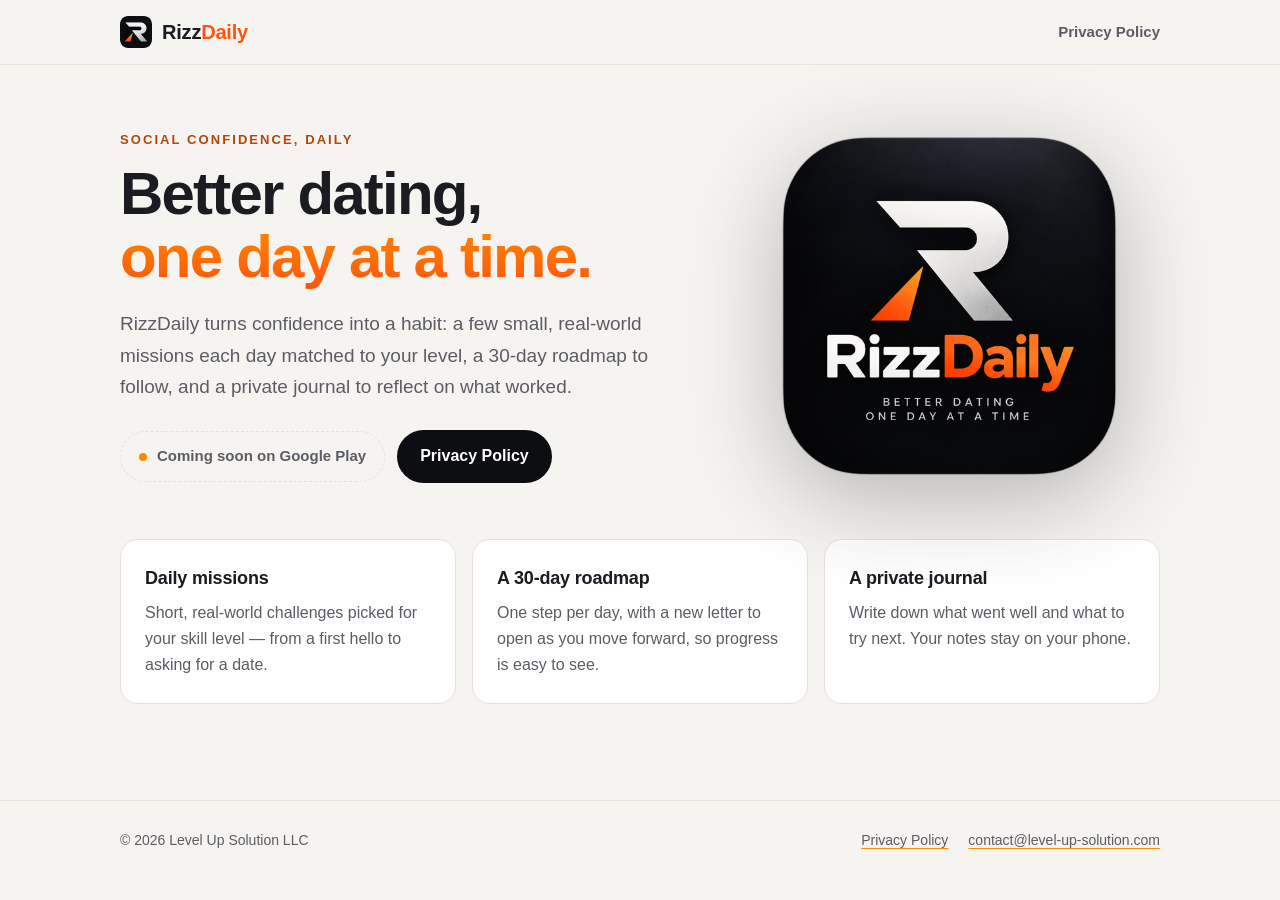
<file: index.html>
<!doctype html>
<html lang="en">
<head>
  <meta charset="utf-8">
  <meta name="viewport" content="width=device-width, initial-scale=1">
  <title>RizzDaily — Better dating, one day at a time</title>
  <meta name="description" content="RizzDaily turns social confidence into a daily habit: small real-world missions, a 30-day roadmap, and a private journal.">
  <meta name="theme-color" content="#0d0e12">
  <link rel="icon" type="image/png" sizes="32x32" href="assets/img/favicon-32.png">
  <link rel="apple-touch-icon" href="assets/img/apple-touch-icon.png">
  <meta property="og:title" content="RizzDaily">
  <meta property="og:description" content="Better dating, one day at a time.">
  <meta property="og:image" content="https://rizzdaily.com/assets/img/rizzdaily-logo.png">
  <meta property="og:url" content="https://rizzdaily.com/">
  <link rel="stylesheet" href="assets/css/styles.css">
</head>
<body>
  <header class="site-header">
    <div class="wrap">
      <a class="brand" href="/" aria-label="RizzDaily home">
        <img src="assets/img/rizzdaily-mark-512.png" alt="" width="32" height="32">
        <span>Rizz<span class="daily">Daily</span></span>
      </a>
      <nav class="site-nav" aria-label="Main">
        <a href="/privacy-policy">Privacy Policy</a>
      </nav>
    </div>
  </header>

  <main>
    <section class="hero">
      <div class="wrap">
        <div>
          <p class="eyebrow">Social confidence, daily</p>
          <h1>Better dating, <span class="accent">one day at a time.</span></h1>
          <p class="lead">RizzDaily turns confidence into a habit: a few small, real-world missions each day
            matched to your level, a 30-day roadmap to follow, and a private journal to reflect on what worked.</p>
          <div class="actions">
            <span class="soon"><span class="dot" aria-hidden="true"></span>Coming soon on Google Play</span>
            <a class="button secondary" href="/privacy-policy">Privacy Policy</a>
          </div>
        </div>
        <img class="app-icon" src="assets/img/rizzdaily-logo.png" alt="RizzDaily logo" width="512" height="512">
      </div>
    </section>

    <section class="features" aria-label="What RizzDaily does">
      <div class="wrap">
        <article class="feature">
          <h2>Daily missions</h2>
          <p>Short, real-world challenges picked for your skill level — from a first hello to asking for a date.</p>
        </article>
        <article class="feature">
          <h2>A 30-day roadmap</h2>
          <p>One step per day, with a new letter to open as you move forward, so progress is easy to see.</p>
        </article>
        <article class="feature">
          <h2>A private journal</h2>
          <p>Write down what went well and what to try next. Your notes stay on your phone.</p>
        </article>
      </div>
    </section>
  </main>

  <footer class="site-footer">
    <div class="wrap">
      <span>&copy; 2026 Level Up Solution LLC</span>
      <nav aria-label="Footer">
        <a href="/privacy-policy">Privacy Policy</a>
        <a href="mailto:contact@level-up-solution.com">contact@level-up-solution.com</a>
      </nav>
    </div>
  </footer>
</body>
</html>
</file>
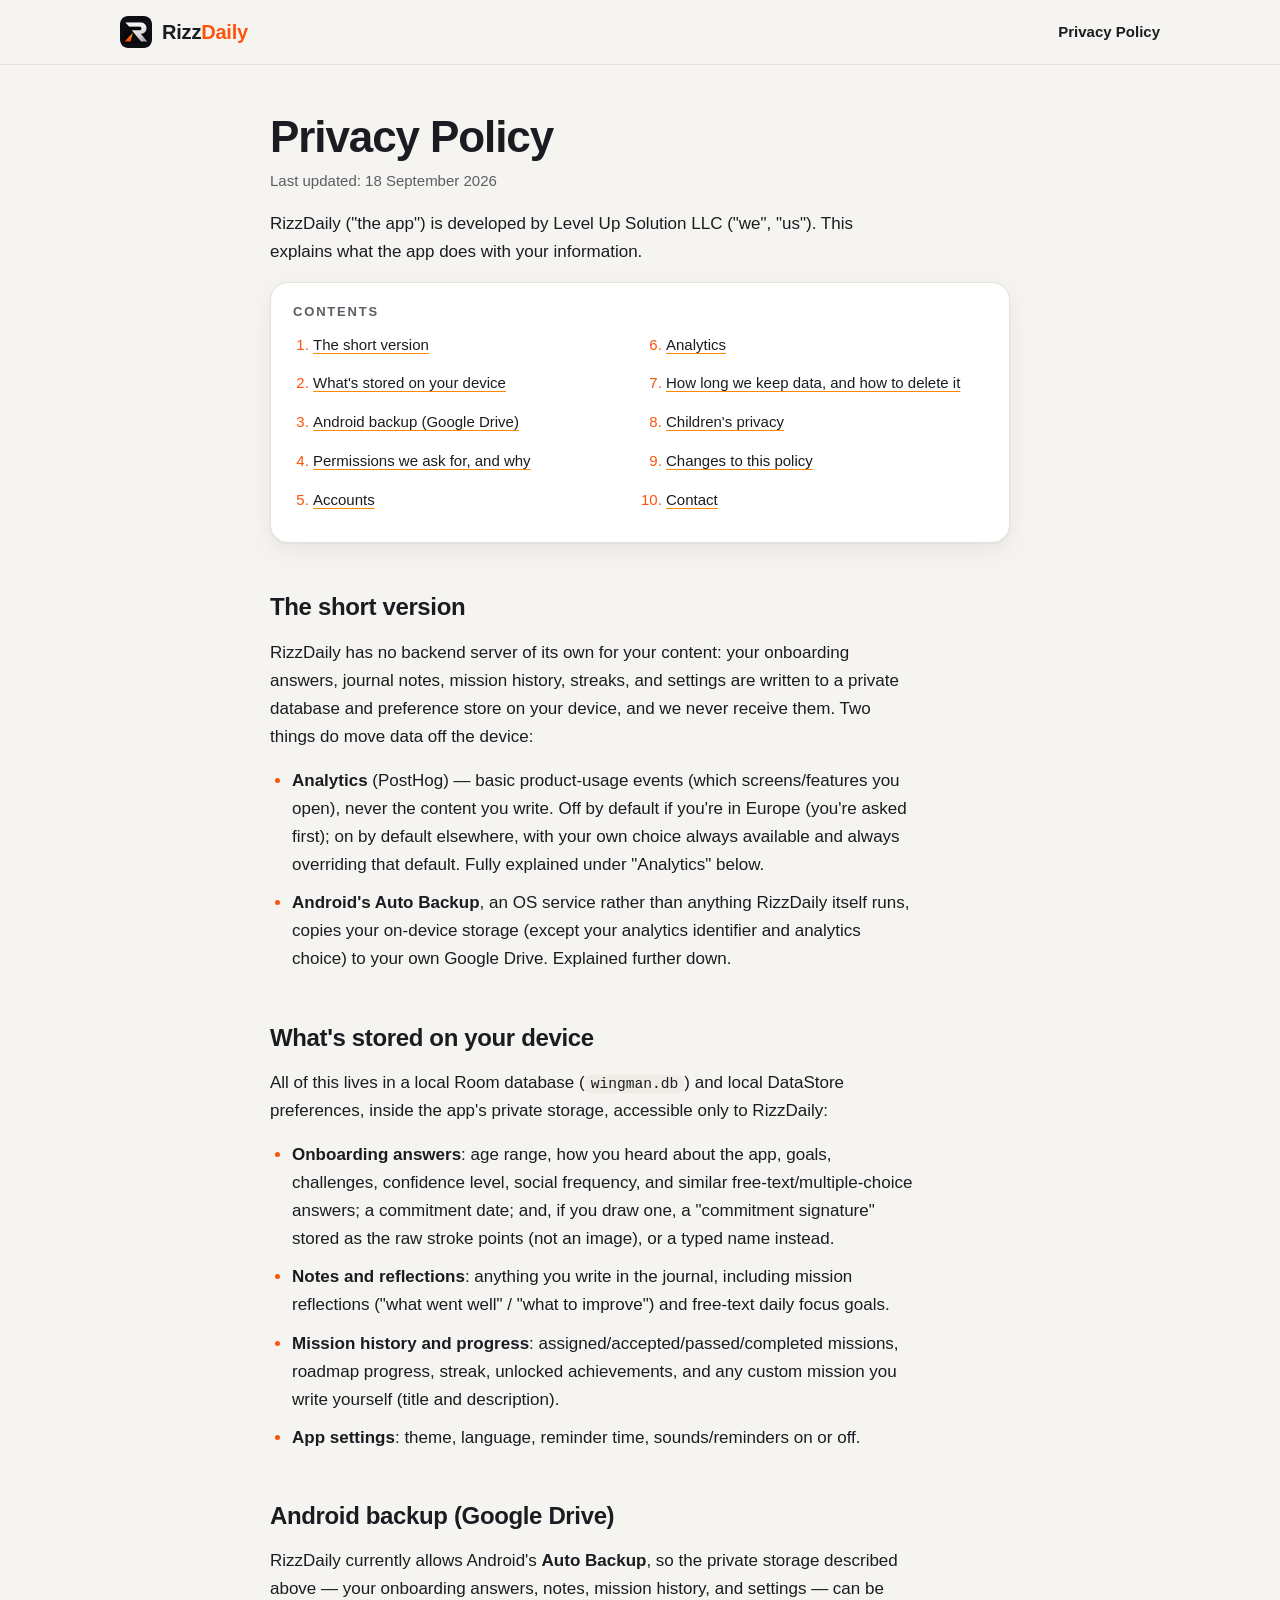
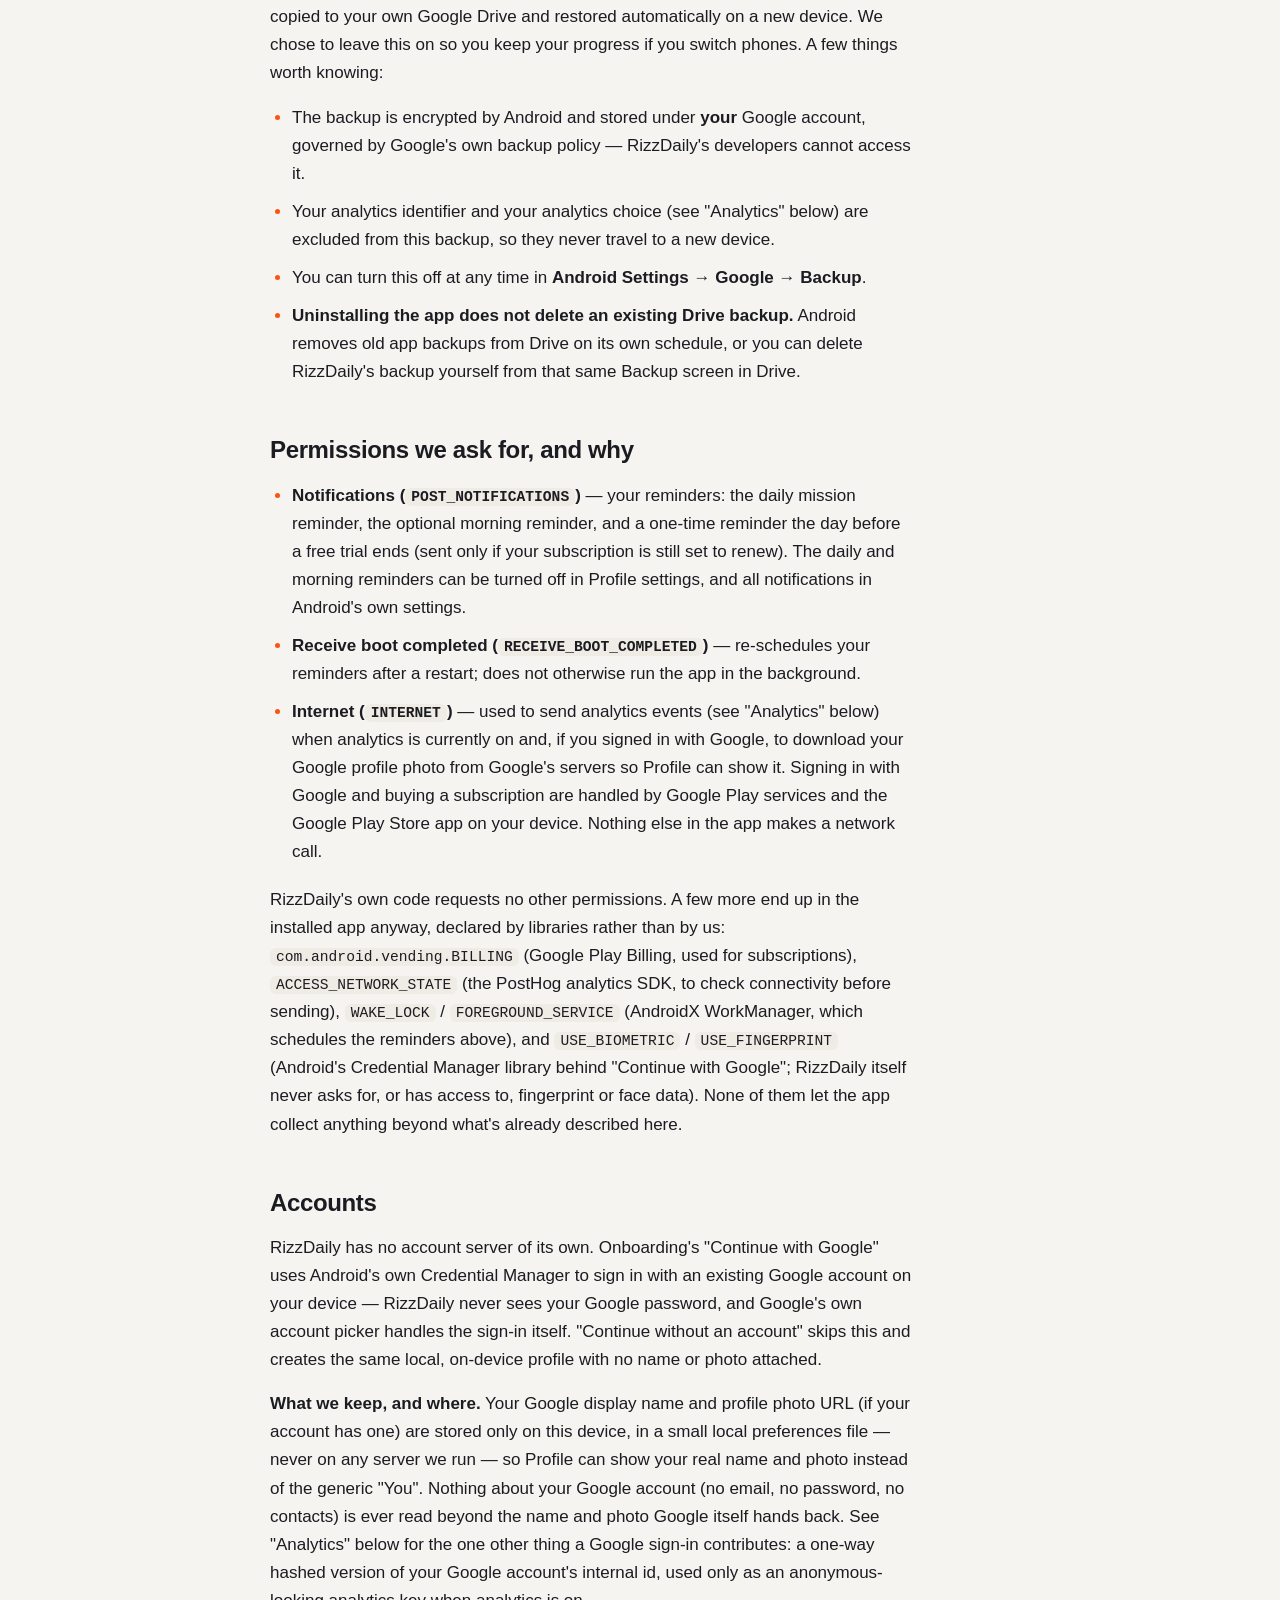
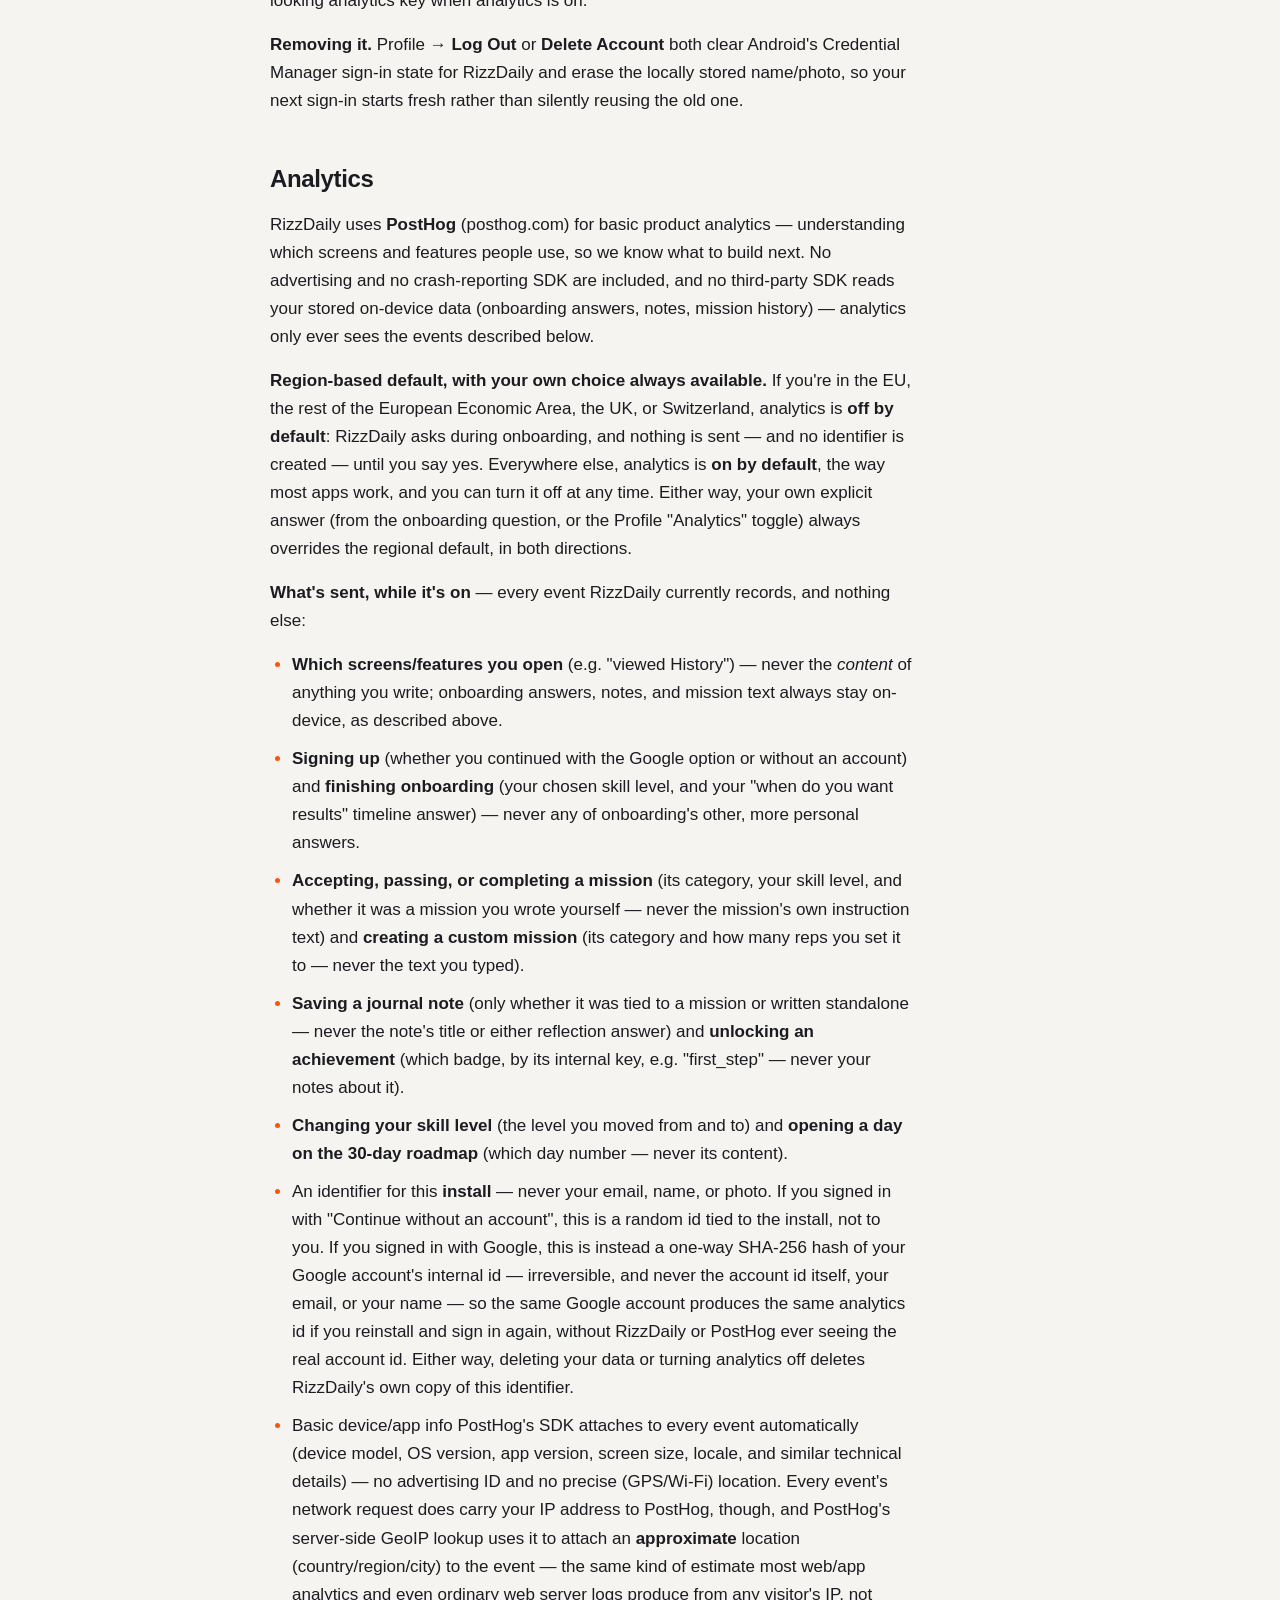
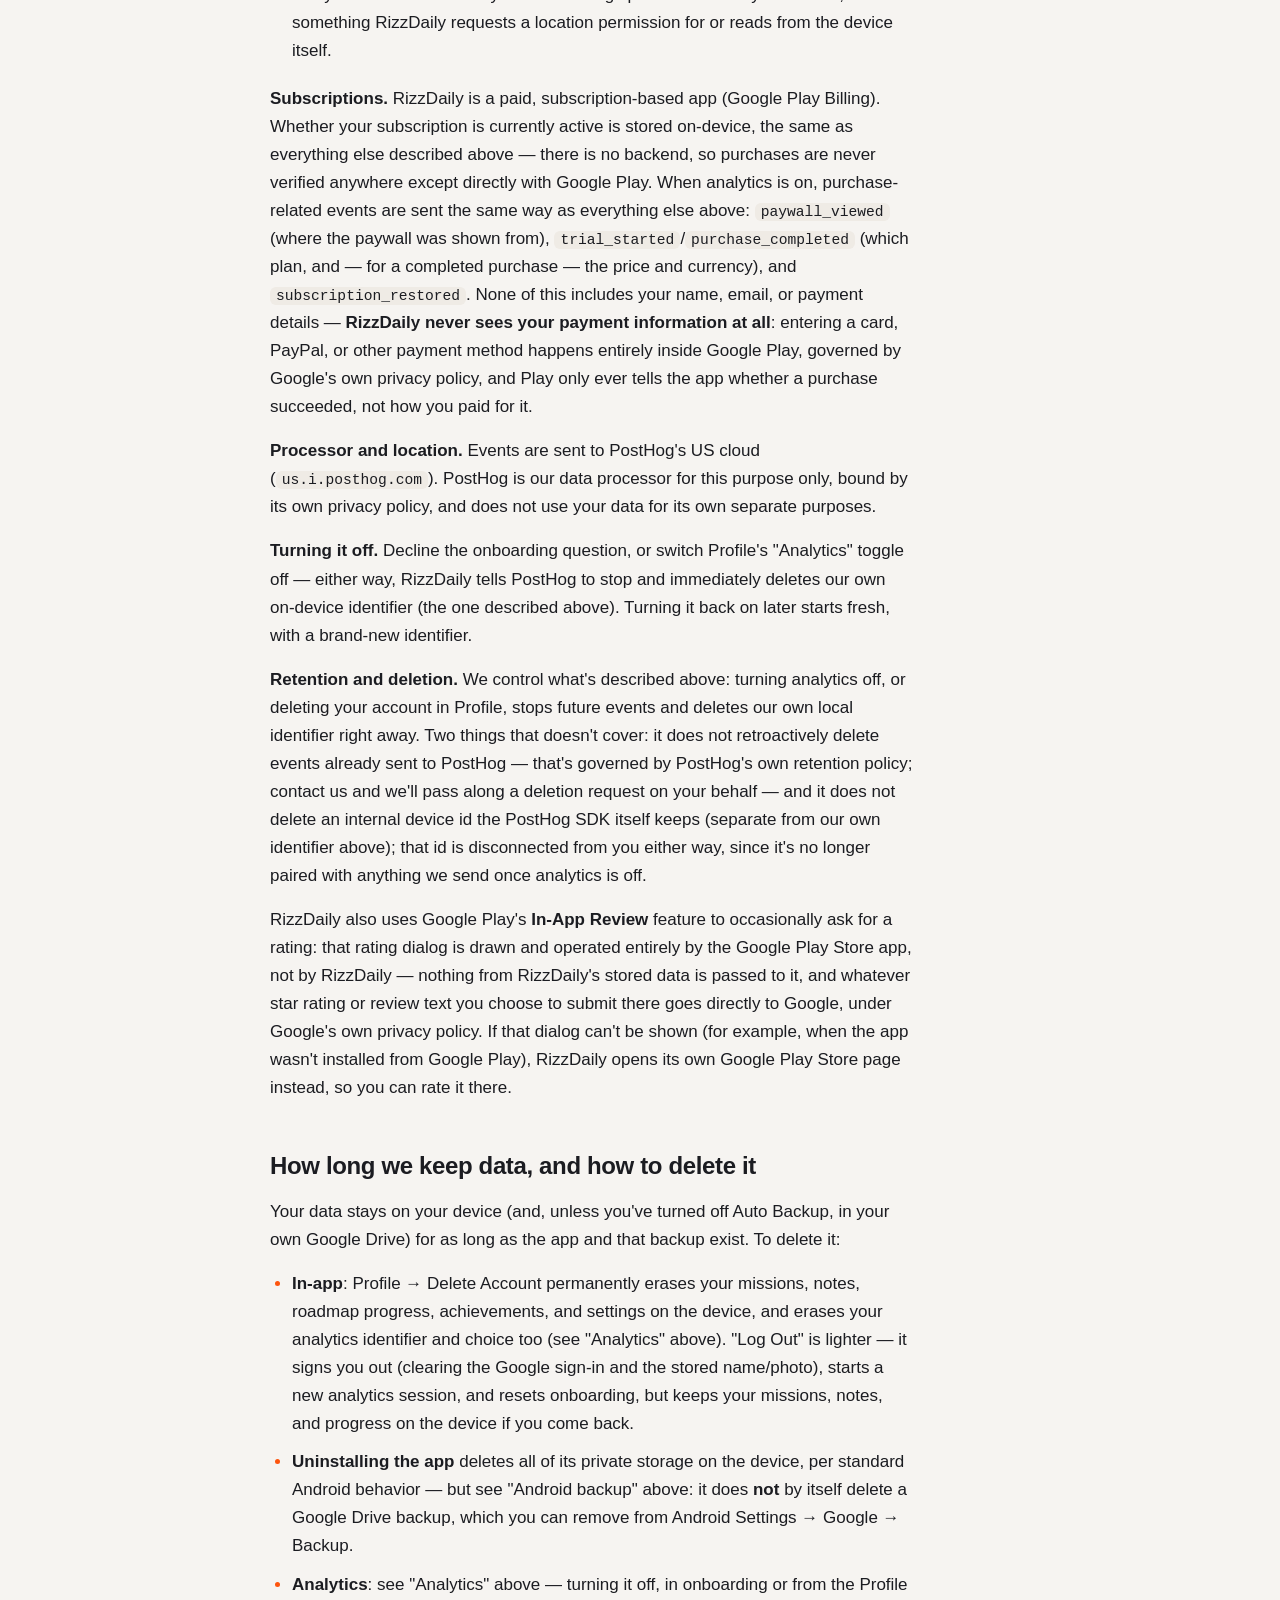
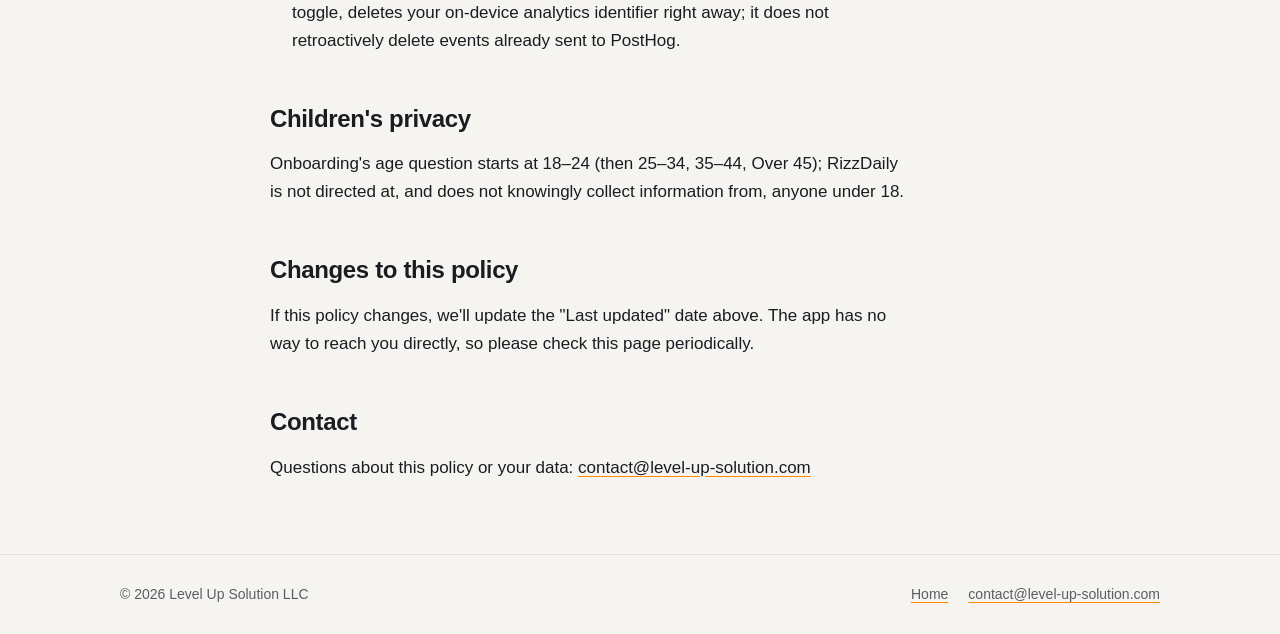
<file: privacy-policy.html>
<!doctype html>
<html lang="en">
<head>
  <meta charset="utf-8">
  <meta name="viewport" content="width=device-width, initial-scale=1">
  <title>Privacy Policy — RizzDaily</title>
  <meta name="description" content="How the RizzDaily app handles your information: what stays on your device, what analytics are sent and when, and how to delete your data.">
  <meta name="theme-color" content="#0d0e12">
  <link rel="canonical" href="https://rizzdaily.com/privacy-policy">
  <link rel="icon" type="image/png" sizes="32x32" href="/assets/img/favicon-32.png">
  <link rel="apple-touch-icon" href="/assets/img/apple-touch-icon.png">
  <link rel="stylesheet" href="/assets/css/styles.css">
</head>
<body>
  <header class="site-header">
    <div class="wrap">
      <a class="brand" href="/" aria-label="RizzDaily home">
        <img src="/assets/img/rizzdaily-mark-512.png" alt="" width="32" height="32">
        <span>Rizz<span class="daily">Daily</span></span>
      </a>
      <nav class="site-nav" aria-label="Main">
        <a href="/privacy-policy" aria-current="page">Privacy Policy</a>
      </nav>
    </div>
  </header>

  <main class="doc">
    <article class="wrap">
      <h1>Privacy Policy</h1>
      <p class="updated">Last updated: 18 September 2026</p>
      <p>RizzDaily ("the app") is developed by Level Up Solution LLC ("we", "us"). This explains what the app does with your information.</p>
      <nav class="toc" aria-label="Contents">
        <h2>Contents</h2>
        <ol>
        <li><a href="#the-short-version">The short version</a></li>
        <li><a href="#what-s-stored-on-your-device">What's stored on your device</a></li>
        <li><a href="#android-backup-google-drive">Android backup (Google Drive)</a></li>
        <li><a href="#permissions-we-ask-for-and-why">Permissions we ask for, and why</a></li>
        <li><a href="#accounts">Accounts</a></li>
        <li><a href="#analytics">Analytics</a></li>
        <li><a href="#how-long-we-keep-data-and-how-to-delete-it">How long we keep data, and how to delete it</a></li>
        <li><a href="#children-s-privacy">Children's privacy</a></li>
        <li><a href="#changes-to-this-policy">Changes to this policy</a></li>
        <li><a href="#contact">Contact</a></li>
        </ol>
      </nav>
    <section id="the-short-version">
      <h2>The short version</h2>
      <p>RizzDaily has no backend server of its own for your content: your onboarding answers, journal notes, mission history, streaks, and settings are written to a private database and preference store on your device, and we never receive them. Two things do move data off the device:</p>
      <ul>
        <li><strong>Analytics</strong> (PostHog) — basic product-usage events (which screens/features you open), never the content you write. Off by default if you're in Europe (you're asked first); on by default elsewhere, with your own choice always available and always overriding that default. Fully explained under "Analytics" below.</li>
        <li><strong>Android's Auto Backup</strong>, an OS service rather than anything RizzDaily itself runs, copies your on-device storage (except your analytics identifier and analytics choice) to your own Google Drive. Explained further down.</li>
      </ul>
    </section>
    <section id="what-s-stored-on-your-device">
      <h2>What's stored on your device</h2>
      <p>All of this lives in a local Room database (<code>wingman.db</code>) and local DataStore preferences, inside the app's private storage, accessible only to RizzDaily:</p>
      <ul>
        <li><strong>Onboarding answers</strong>: age range, how you heard about the app, goals, challenges, confidence level, social frequency, and similar free-text/multiple-choice answers; a commitment date; and, if you draw one, a "commitment signature" stored as the raw stroke points (not an image), or a typed name instead.</li>
        <li><strong>Notes and reflections</strong>: anything you write in the journal, including mission reflections ("what went well" / "what to improve") and free-text daily focus goals.</li>
        <li><strong>Mission history and progress</strong>: assigned/accepted/passed/completed missions, roadmap progress, streak, unlocked achievements, and any custom mission you write yourself (title and description).</li>
        <li><strong>App settings</strong>: theme, language, reminder time, sounds/reminders on or off.</li>
      </ul>
    </section>
    <section id="android-backup-google-drive">
      <h2>Android backup (Google Drive)</h2>
      <p>RizzDaily currently allows Android's <strong>Auto Backup</strong>, so the private storage described above — your onboarding answers, notes, mission history, and settings — can be copied to your own Google Drive and restored automatically on a new device. We chose to leave this on so you keep your progress if you switch phones. A few things worth knowing:</p>
      <ul>
        <li>The backup is encrypted by Android and stored under <strong>your</strong> Google account, governed by Google's own backup policy — RizzDaily's developers cannot access it.</li>
        <li>Your analytics identifier and your analytics choice (see "Analytics" below) are excluded from this backup, so they never travel to a new device.</li>
        <li>You can turn this off at any time in <strong>Android Settings → Google → Backup</strong>.</li>
        <li><strong>Uninstalling the app does not delete an existing Drive backup.</strong> Android removes old app backups from Drive on its own schedule, or you can delete RizzDaily's backup yourself from that same Backup screen in Drive.</li>
      </ul>
    </section>
    <section id="permissions-we-ask-for-and-why">
      <h2>Permissions we ask for, and why</h2>
      <ul>
        <li><strong>Notifications (<code>POST_NOTIFICATIONS</code>)</strong> — your reminders: the daily mission reminder, the optional morning reminder, and a one-time reminder the day before a free trial ends (sent only if your subscription is still set to renew). The daily and morning reminders can be turned off in Profile settings, and all notifications in Android's own settings.</li>
        <li><strong>Receive boot completed (<code>RECEIVE_BOOT_COMPLETED</code>)</strong> — re-schedules your reminders after a restart; does not otherwise run the app in the background.</li>
        <li><strong>Internet (<code>INTERNET</code>)</strong> — used to send analytics events (see "Analytics" below) when analytics is currently on and, if you signed in with Google, to download your Google profile photo from Google's servers so Profile can show it. Signing in with Google and buying a subscription are handled by Google Play services and the Google Play Store app on your device. Nothing else in the app makes a network call.</li>
      </ul>
      <p>RizzDaily's own code requests no other permissions. A few more end up in the installed app anyway, declared by libraries rather than by us: <code>com.android.vending.BILLING</code> (Google Play Billing, used for subscriptions), <code>ACCESS_NETWORK_STATE</code> (the PostHog analytics SDK, to check connectivity before sending), <code>WAKE_LOCK</code> / <code>FOREGROUND_SERVICE</code> (AndroidX WorkManager, which schedules the reminders above), and <code>USE_BIOMETRIC</code> / <code>USE_FINGERPRINT</code> (Android's Credential Manager library behind "Continue with Google"; RizzDaily itself never asks for, or has access to, fingerprint or face data). None of them let the app collect anything beyond what's already described here.</p>
    </section>
    <section id="accounts">
      <h2>Accounts</h2>
      <p>RizzDaily has no account server of its own. Onboarding's "Continue with Google" uses Android's own Credential Manager to sign in with an existing Google account on your device — RizzDaily never sees your Google password, and Google's own account picker handles the sign-in itself. "Continue without an account" skips this and creates the same local, on-device profile with no name or photo attached.</p>
      <p><strong>What we keep, and where.</strong> Your Google display name and profile photo URL (if your account has one) are stored only on this device, in a small local preferences file — never on any server we run — so Profile can show your real name and photo instead of the generic "You". Nothing about your Google account (no email, no password, no contacts) is ever read beyond the name and photo Google itself hands back. See "Analytics" below for the one other thing a Google sign-in contributes: a one-way hashed version of your Google account's internal id, used only as an anonymous-looking analytics key when analytics is on.</p>
      <p><strong>Removing it.</strong> Profile → <strong>Log Out</strong> or <strong>Delete Account</strong> both clear Android's Credential Manager sign-in state for RizzDaily and erase the locally stored name/photo, so your next sign-in starts fresh rather than silently reusing the old one.</p>
    </section>
    <section id="analytics">
      <h2>Analytics</h2>
      <p>RizzDaily uses <strong>PostHog</strong> (posthog.com) for basic product analytics — understanding which screens and features people use, so we know what to build next. No advertising and no crash-reporting SDK are included, and no third-party SDK reads your stored on-device data (onboarding answers, notes, mission history) — analytics only ever sees the events described below.</p>
      <p><strong>Region-based default, with your own choice always available.</strong> If you're in the EU, the rest of the European Economic Area, the UK, or Switzerland, analytics is <strong>off by default</strong>: RizzDaily asks during onboarding, and nothing is sent — and no identifier is created — until you say yes. Everywhere else, analytics is <strong>on by default</strong>, the way most apps work, and you can turn it off at any time. Either way, your own explicit answer (from the onboarding question, or the Profile "Analytics" toggle) always overrides the regional default, in both directions.</p>
      <p><strong>What's sent, while it's on</strong> — every event RizzDaily currently records, and nothing else:</p>
      <ul>
        <li><strong>Which screens/features you open</strong> (e.g. "viewed History") — never the <em>content</em> of anything you write; onboarding answers, notes, and mission text always stay on-device, as described above.</li>
        <li><strong>Signing up</strong> (whether you continued with the Google option or without an account) and <strong>finishing onboarding</strong> (your chosen skill level, and your "when do you want results" timeline answer) — never any of onboarding's other, more personal answers.</li>
        <li><strong>Accepting, passing, or completing a mission</strong> (its category, your skill level, and whether it was a mission you wrote yourself — never the mission's own instruction text) and <strong>creating a custom mission</strong> (its category and how many reps you set it to — never the text you typed).</li>
        <li><strong>Saving a journal note</strong> (only whether it was tied to a mission or written standalone — never the note's title or either reflection answer) and <strong>unlocking an achievement</strong> (which badge, by its internal key, e.g. "first_step" — never your notes about it).</li>
        <li><strong>Changing your skill level</strong> (the level you moved from and to) and <strong>opening a day on the 30-day roadmap</strong> (which day number — never its content).</li>
        <li>An identifier for this <strong>install</strong> — never your email, name, or photo. If you signed in with "Continue without an account", this is a random id tied to the install, not to you. If you signed in with Google, this is instead a one-way SHA-256 hash of your Google account's internal id — irreversible, and never the account id itself, your email, or your name — so the same Google account produces the same analytics id if you reinstall and sign in again, without RizzDaily or PostHog ever seeing the real account id. Either way, deleting your data or turning analytics off deletes RizzDaily's own copy of this identifier.</li>
        <li>Basic device/app info PostHog's SDK attaches to every event automatically (device model, OS version, app version, screen size, locale, and similar technical details) — no advertising ID and no precise (GPS/Wi-Fi) location. Every event's network request does carry your IP address to PostHog, though, and PostHog's server-side GeoIP lookup uses it to attach an <strong>approximate</strong> location (country/region/city) to the event — the same kind of estimate most web/app analytics and even ordinary web server logs produce from any visitor's IP, not something RizzDaily requests a location permission for or reads from the device itself.</li>
      </ul>
      <p><strong>Subscriptions.</strong> RizzDaily is a paid, subscription-based app (Google Play Billing). Whether your subscription is currently active is stored on-device, the same as everything else described above — there is no backend, so purchases are never verified anywhere except directly with Google Play. When analytics is on, purchase-related events are sent the same way as everything else above: <code>paywall_viewed</code> (where the paywall was shown from), <code>trial_started</code>/<code>purchase_completed</code> (which plan, and — for a completed purchase — the price and currency), and <code>subscription_restored</code>. None of this includes your name, email, or payment details — <strong>RizzDaily never sees your payment information at all</strong>: entering a card, PayPal, or other payment method happens entirely inside Google Play, governed by Google's own privacy policy, and Play only ever tells the app whether a purchase succeeded, not how you paid for it.</p>
      <p><strong>Processor and location.</strong> Events are sent to PostHog's US cloud (<code>us.i.posthog.com</code>). PostHog is our data processor for this purpose only, bound by its own privacy policy, and does not use your data for its own separate purposes.</p>
      <p><strong>Turning it off.</strong> Decline the onboarding question, or switch Profile's "Analytics" toggle off — either way, RizzDaily tells PostHog to stop and immediately deletes our own on-device identifier (the one described above). Turning it back on later starts fresh, with a brand-new identifier.</p>
      <p><strong>Retention and deletion.</strong> We control what's described above: turning analytics off, or deleting your account in Profile, stops future events and deletes our own local identifier right away. Two things that doesn't cover: it does not retroactively delete events already sent to PostHog — that's governed by PostHog's own retention policy; contact us and we'll pass along a deletion request on your behalf — and it does not delete an internal device id the PostHog SDK itself keeps (separate from our own identifier above); that id is disconnected from you either way, since it's no longer paired with anything we send once analytics is off.</p>
      <p>RizzDaily also uses Google Play's <strong>In-App Review</strong> feature to occasionally ask for a rating: that rating dialog is drawn and operated entirely by the Google Play Store app, not by RizzDaily — nothing from RizzDaily's stored data is passed to it, and whatever star rating or review text you choose to submit there goes directly to Google, under Google's own privacy policy. If that dialog can't be shown (for example, when the app wasn't installed from Google Play), RizzDaily opens its own Google Play Store page instead, so you can rate it there.</p>
    </section>
    <section id="how-long-we-keep-data-and-how-to-delete-it">
      <h2>How long we keep data, and how to delete it</h2>
      <p>Your data stays on your device (and, unless you've turned off Auto Backup, in your own Google Drive) for as long as the app and that backup exist. To delete it:</p>
      <ul>
        <li><strong>In-app</strong>: Profile → Delete Account permanently erases your missions, notes, roadmap progress, achievements, and settings on the device, and erases your analytics identifier and choice too (see "Analytics" above). "Log Out" is lighter — it signs you out (clearing the Google sign-in and the stored name/photo), starts a new analytics session, and resets onboarding, but keeps your missions, notes, and progress on the device if you come back.</li>
        <li><strong>Uninstalling the app</strong> deletes all of its private storage on the device, per standard Android behavior — but see "Android backup" above: it does <strong>not</strong> by itself delete a Google Drive backup, which you can remove from Android Settings → Google → Backup.</li>
        <li><strong>Analytics</strong>: see "Analytics" above — turning it off, in onboarding or from the Profile toggle, deletes your on-device analytics identifier right away; it does not retroactively delete events already sent to PostHog.</li>
      </ul>
    </section>
    <section id="children-s-privacy">
      <h2>Children's privacy</h2>
      <p>Onboarding's age question starts at 18–24 (then 25–34, 35–44, Over 45); RizzDaily is not directed at, and does not knowingly collect information from, anyone under 18.</p>
    </section>
    <section id="changes-to-this-policy">
      <h2>Changes to this policy</h2>
      <p>If this policy changes, we'll update the "Last updated" date above. The app has no way to reach you directly, so please check this page periodically.</p>
    </section>
    <section id="contact">
      <h2>Contact</h2>
      <p>Questions about this policy or your data: <a href="mailto:contact@level-up-solution.com">contact@level-up-solution.com</a></p>
    </section>
    </article>
  </main>

  <footer class="site-footer">
    <div class="wrap">
      <span>&copy; 2026 Level Up Solution LLC</span>
      <nav aria-label="Footer">
        <a href="/">Home</a>
        <a href="mailto:contact@level-up-solution.com">contact@level-up-solution.com</a>
      </nav>
    </div>
  </footer>
</body>
</html>
</file>
<file: assets/css/styles.css>
/* RizzDaily — site styles. Plain CSS, no framework, no external fonts (the privacy page makes no
   third-party requests). Colours come from the logo: near-black #0D0E12, white, and the orange
   gradient #FF8A00 → #FD540D. */

:root {
  --ink: #0d0e12;
  --text: #1b1c21;
  --muted: #5d5c64;
  --paper: #f6f4f1;
  --card: #ffffff;
  --line: #e6e1da;
  --accent: #ff8a00;
  --accent-deep: #fd540d;
  --accent-text: #b44607;            /* orange that still reads as body text on the paper (≥4.5:1) */
  --code-bg: #efebe5;
  --radius: 18px;
  --shadow: 0 1px 2px rgba(13, 14, 18, 0.06), 0 8px 24px rgba(13, 14, 18, 0.06);
  --font: -apple-system, BlinkMacSystemFont, "Segoe UI", Roboto, "Helvetica Neue", Arial, sans-serif;
  --mono: ui-monospace, SFMono-Regular, Menlo, Consolas, monospace;
  color-scheme: light dark;
}

@media (prefers-color-scheme: dark) {
  :root {
    --text: #ece9e4;
    --muted: #a9a6ad;
    --paper: #0d0e12;
    --card: #16171c;
    --line: #26272e;
    --accent-text: #ff9a3d;
    --code-bg: #1f2027;
    --shadow: 0 1px 2px rgba(0, 0, 0, 0.4), 0 8px 24px rgba(0, 0, 0, 0.35);
  }
}

*, *::before, *::after { box-sizing: border-box; }

html { -webkit-text-size-adjust: 100%; }

body {
  margin: 0;
  background: var(--paper);
  color: var(--text);
  font-family: var(--font);
  font-size: 17px;
  line-height: 1.65;
  -webkit-font-smoothing: antialiased;
}

a { color: inherit; text-decoration-color: var(--accent); text-underline-offset: 3px; }
a:hover { text-decoration-thickness: 2px; }
a:focus-visible, .button:focus-visible { outline: 3px solid var(--accent); outline-offset: 3px; border-radius: 6px; }

img { max-width: 100%; height: auto; display: block; }

.wrap { width: 100%; max-width: 1080px; margin: 0 auto; padding-inline: 20px; }

/* ---------- header / footer ---------- */

.site-header { border-bottom: 1px solid var(--line); background: var(--paper); }
.site-header .wrap { display: flex; align-items: center; justify-content: space-between; gap: 16px; min-height: 64px; }

.brand { display: inline-flex; align-items: center; gap: 10px; text-decoration: none; font-weight: 800; font-size: 20px; letter-spacing: -0.01em; }
.brand img { width: 32px; height: 32px; border-radius: 8px; }
.brand .daily { color: var(--accent-deep); }

.site-nav { display: flex; gap: 20px; font-size: 15px; font-weight: 600; }
.site-nav a { text-decoration: none; color: var(--muted); }
.site-nav a:hover, .site-nav a[aria-current="page"] { color: var(--text); }

.site-footer { border-top: 1px solid var(--line); margin-top: 72px; padding-block: 28px; color: var(--muted); font-size: 14px; }
.site-footer .wrap { display: flex; flex-wrap: wrap; gap: 8px 24px; justify-content: space-between; align-items: center; }
.site-footer nav { display: flex; flex-wrap: wrap; gap: 8px 20px; }
.site-footer a { color: var(--muted); }

/* ---------- landing ---------- */

.hero { padding-block: 64px 32px; }
.hero .wrap { display: grid; grid-template-columns: 1.15fr 0.85fr; align-items: center; gap: 48px; }

.eyebrow { text-transform: uppercase; letter-spacing: 0.16em; font-size: 13px; font-weight: 700; color: var(--accent-text); margin: 0 0 12px; }

.hero h1 { font-size: clamp(38px, 6vw, 60px); line-height: 1.05; letter-spacing: -0.03em; margin: 0 0 20px; text-wrap: balance; }
.hero h1 .accent {
  background: linear-gradient(180deg, var(--accent), var(--accent-deep));
  -webkit-background-clip: text; background-clip: text; color: transparent;
}
.lead { font-size: 19px; color: var(--muted); margin: 0 0 28px; max-width: 34em; }

.actions { display: flex; flex-wrap: wrap; gap: 12px; align-items: center; }
.button {
  display: inline-flex; align-items: center; gap: 10px; min-height: 48px; padding: 12px 22px;
  border-radius: 999px; font-weight: 700; font-size: 16px; text-decoration: none; border: 1px solid transparent;
}
.button.secondary { background: var(--ink); color: #fff; }
@media (prefers-color-scheme: dark) { .button.secondary { background: #fff; color: var(--ink); } }
.soon {
  display: inline-flex; align-items: center; gap: 10px; min-height: 48px; padding: 12px 18px;
  border-radius: 999px; font-weight: 600; font-size: 15px; color: var(--muted); border: 1px dashed var(--line);
}
.soon .dot { width: 8px; height: 8px; border-radius: 50%; background: var(--accent); }

.app-icon { width: min(360px, 80%); margin-inline: auto; filter: drop-shadow(0 24px 48px rgba(13, 14, 18, 0.28)); }

.features { padding-block: 24px; }
.features .wrap { display: grid; grid-template-columns: repeat(3, 1fr); gap: 16px; }
.feature { background: var(--card); border: 1px solid var(--line); border-radius: var(--radius); padding: 24px; }
.feature h2 { font-size: 18px; margin: 0 0 6px; letter-spacing: -0.01em; }
.feature p { margin: 0; color: var(--muted); font-size: 16px; }

/* ---------- privacy policy ---------- */

.doc { padding-block: 48px 0; }
.doc .wrap { max-width: 780px; }
.doc h1 { font-size: clamp(32px, 5vw, 44px); line-height: 1.1; letter-spacing: -0.025em; margin: 0 0 8px; }
.updated { color: var(--muted); margin: 0 0 28px; font-size: 15px; }

.toc { background: var(--card); border: 1px solid var(--line); border-radius: var(--radius); padding: 18px 22px; margin: 0 0 40px; box-shadow: var(--shadow); }
.toc h2 { font-size: 13px; text-transform: uppercase; letter-spacing: 0.14em; color: var(--muted); margin: 0 0 8px; }
.toc ol { margin: 0; padding-left: 20px; columns: 2; column-gap: 32px; font-size: 15px; }
.toc li { break-inside: avoid; padding-block: 2px; }

.doc section h2 { font-size: 24px; letter-spacing: -0.015em; margin: 44px 0 12px; scroll-margin-top: 16px; }
.doc p { margin: 0 0 16px; max-width: 68ch; }
.doc ul { margin: 0 0 20px; padding-left: 22px; max-width: 68ch; }
.doc li { margin-bottom: 10px; }
.doc li::marker { color: var(--accent-deep); }
.doc strong { font-weight: 700; }
.doc code { font-family: var(--mono); font-size: 0.86em; background: var(--code-bg); padding: 1px 6px; border-radius: 6px; word-break: break-word; }

/* ---------- 404 ---------- */

.notfound { padding-block: 96px 0; text-align: center; }
.notfound h1 { font-size: 40px; margin: 0 0 8px; }
.notfound p { color: var(--muted); }

/* ---------- small screens ---------- */

@media (max-width: 820px) {
  .hero { padding-block: 40px 16px; }
  .hero .wrap { grid-template-columns: 1fr; gap: 32px; text-align: center; }
  .lead { margin-inline: auto; }
  .actions { justify-content: center; }
  .app-icon { width: min(240px, 70%); order: -1; }
  .features .wrap { grid-template-columns: 1fr; }
  .toc ol { columns: 1; }
}

@media (max-width: 420px) {
  body { font-size: 16px; }
  .site-nav { gap: 14px; }
}

@media (prefers-reduced-motion: no-preference) {
  html { scroll-behavior: smooth; }
}
</file>
